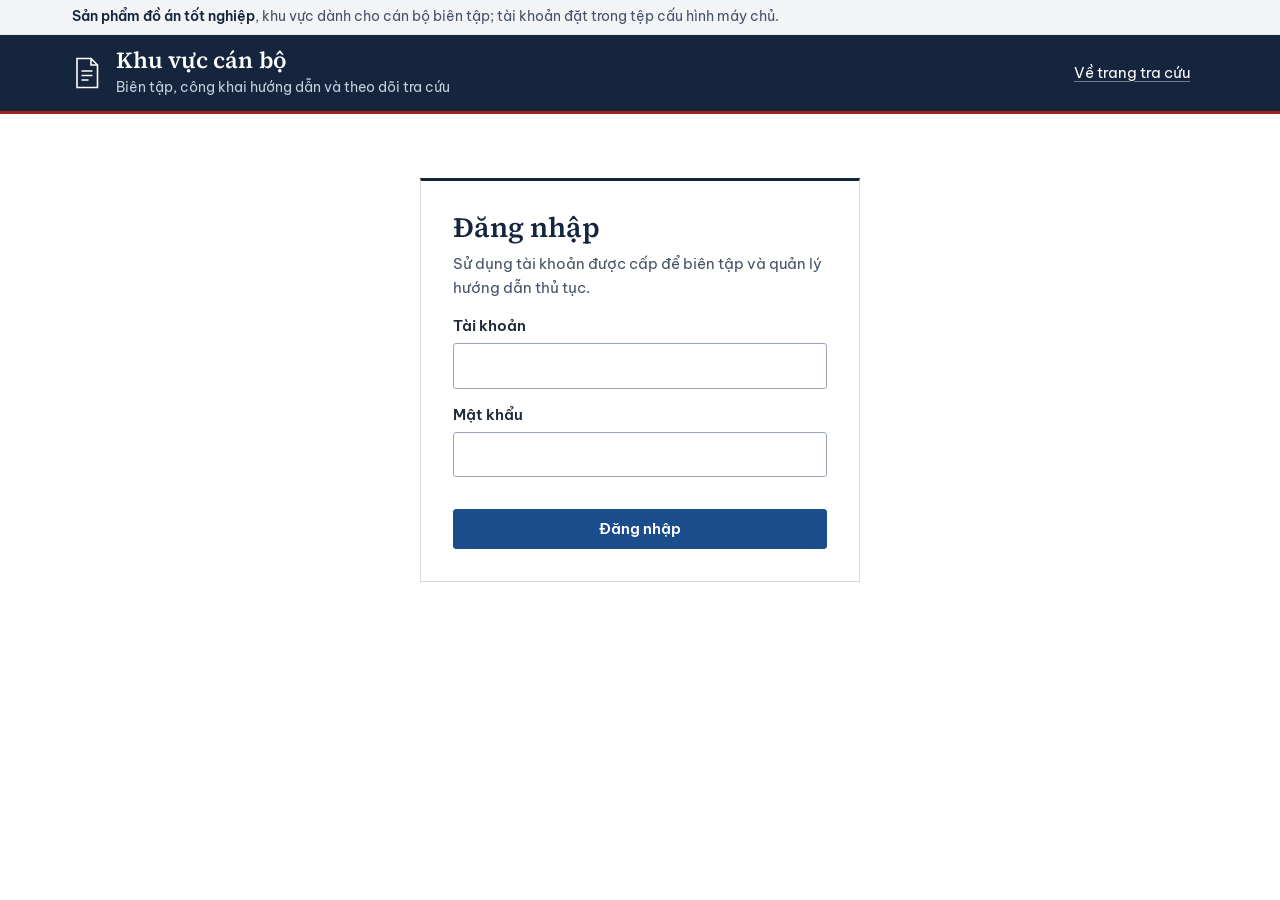
<file: frontend/quan_tri.html>
<!DOCTYPE html>
<html lang="vi">
<head>
<meta charset="UTF-8" />
<meta name="viewport" content="width=device-width, initial-scale=1" />
<title>Khu vực cán bộ | Tra cứu thủ tục hành chính</title>
<meta name="robots" content="noindex" />
<link rel="icon" href="data:image/svg+xml,%3Csvg xmlns='http://www.w3.org/2000/svg' viewBox='0 0 30 34'%3E%3Crect width='30' height='34' rx='3' fill='%2314253D'/%3E%3Cpath d='M7 5h11l5 5v19H7z' fill='none' stroke='%23fff' stroke-width='1.8'/%3E%3Cpath d='M11 15h8M11 19h8M11 23h5' stroke='%23fff' stroke-width='1.8'/%3E%3C/svg%3E" />
<link rel="stylesheet" href="fonts/fonts.css" />
<link rel="stylesheet" href="giao_dien.css" />
<link rel="stylesheet" href="can_bo.css" />
</head>
<body class="page-admin">
<a href="#noiDung" class="skip-link">Chuyển đến nội dung chính</a>
<div class="tien-ich"><div class="wrap"><b>Sản phẩm đồ án tốt nghiệp</b>, khu vực dành cho cán bộ biên tập<span class="dai">; tài khoản đặt trong tệp cấu hình máy chủ</span>.</div></div>
<header class="top"><div class="wrap top-in">
  <a class="brand" href="index.html" aria-label="Về trang tra cứu">
    <svg width="30" height="34" viewBox="0 0 30 34" aria-hidden="true"><path d="M5 2.5h14l6.5 6.5v22.5H5z" fill="none" stroke="currentColor" stroke-width="1.6"/><path d="M19 2.5V9h6.5" fill="none" stroke="currentColor" stroke-width="1.6"/><path d="M9.5 15h11M9.5 19.5h11M9.5 24h7" stroke="currentColor" stroke-width="1.6"/></svg>
    <span><span class="brand-ten">Khu vực cán bộ</span><span class="brand-phu">Biên tập, công khai hướng dẫn và theo dõi tra cứu</span></span>
  </a>
  <div class="r"><a href="index.html">Về trang tra cứu</a><span id="who"></span><button id="out" class="hidden" type="button">Đăng xuất</button></div>
</div></header>

<main id="noiDung" tabindex="-1">
<div class="wrap">
  <!-- ĐĂNG NHẬP -->
  <form class="card login" id="login">
    <h1>Đăng nhập</h1>
    <p>Sử dụng tài khoản được cấp để biên tập và quản lý hướng dẫn thủ tục.</p>
    <label class="f" for="lu">Tài khoản</label><input type="text" id="lu" autocomplete="username" required />
    <label class="f" for="lp">Mật khẩu</label><input type="password" id="lp" autocomplete="current-password" required />
    <div class="err" id="lerr"></div>
    <button class="btn" type="submit" style="width:100%">Đăng nhập</button>
  </form>

  <div id="app" class="hidden">
    <h1 class="admin-help">Quản lý hướng dẫn và theo dõi hoạt động tra cứu</h1>
    <div class="tabs" role="tablist" aria-label="Chức năng">
      <button data-tab="docs" class="on" role="tab" aria-selected="true">Hướng dẫn và thủ tục</button>
      <button data-tab="logs" role="tab" aria-selected="false">Nhật ký tra cứu</button>
      <button data-tab="kho" role="tab" aria-selected="false">Kho dữ liệu</button>
      <button data-tab="thaotac" role="tab" aria-selected="false">Lịch sử thao tác</button>
    </div>

    <!-- HƯỚNG DẪN -->
    <div id="t-docs">
      <div class="bar">
        <input type="text" id="dq" maxlength="200" aria-label="Tìm hướng dẫn theo tên hoặc mã" placeholder="Tìm theo tên hoặc mã thủ tục" />
        <select id="dst" aria-label="Trạng thái công khai"><option value="">Mọi trạng thái</option><option value="published">Đang công khai</option><option value="draft">Bản nháp</option><option value="archived">Đã lưu trữ</option></select>
        <select id="dsrc" aria-label="Nguồn nội dung"><option value="">Mọi nguồn</option><option value="can_bo">Cán bộ biên soạn</option></select>
        <span class="muted" id="dmeta"></span>
        <button class="btn sp" id="dnew">Soạn hướng dẫn mới</button>
      </div>
      <div class="card tw"><table class="ds"><thead><tr><th>Tên</th><th>Nguồn</th><th>Trạng thái</th><th style="text-align:right">Thao tác</th></tr></thead><tbody id="drows"></tbody></table>
        <div class="pager" id="dpager"></div></div>
    </div>

    <!-- NHẬT KÝ -->
    <div id="t-logs" class="hidden">
      <div class="bar"><label>Khoảng thời gian <select id="lday"><option value="7">7 ngày</option><option value="30" selected>30 ngày</option><option value="90">90 ngày</option></select></label>
        <span class="muted">Nhật ký ghi nội dung câu hỏi và kết quả, không ghi địa chỉ IP. Trước khi lưu, các dãy từ 9 chữ số trở lên (số căn cước, số điện thoại) và địa chỉ email trong câu hỏi được che. Họ tên, địa chỉ nhà và các thông tin khác người dân tự gõ vào thì không được che. Nhật ký cũ hơn hạn lưu (mặc định 180 ngày, biến NHAT_KY_GIU_NGAY) được tự động xóa.</span></div>
      <p class="note warn hidden" id="lcat"></p>
      <div class="kpis" id="lk"></div>
      <div class="card box" style="margin-bottom:16px"><h3>Lượt tra cứu theo ngày</h3><div class="days" id="ldays"></div></div>
      <div class="three">
        <div class="card box"><h3>Được hỏi nhiều nhất</h3><p class="d">Các câu hỏi xuất hiện nhiều trong nhật ký; cần phân biệt lượt dùng thử và lượt sử dụng thực tế.</p><div class="rows" id="l1"></div></div>
        <div class="card box"><h3>Không có kết quả</h3><p class="d">Thiếu thủ tục trong kho, hoặc cần bổ sung từ đồng nghĩa.</p><div class="rows" id="l2"></div></div>
        <div class="card box"><h3>Độ khớp thấp</h3><p class="d">Hệ thống chỉ đưa được gợi ý gần đúng.</p><div class="rows" id="l3"></div></div>
      </div>
      <div class="card tw" style="margin-top:16px"><table><thead><tr><th>Lúc</th><th>Loại</th><th>Câu hỏi</th><th class="num">Số KQ</th><th>Kết cục</th><th class="num">ms</th></tr></thead><tbody id="lrecent"></tbody></table></div>
    </div>

    <!-- LỊCH SỬ THAO TÁC (bổ sung 21/10/2026) -->
    <div id="t-thaotac" class="hidden">
      <p class="muted" style="margin-bottom:12px">Ai đã đăng nhập, tạo, sửa, công khai, ngừng công khai hoặc lưu trữ bản ghi nào, vào lúc nào. 100 thao tác gần nhất.</p>
      <div class="card tw"><table><thead><tr><th>Lúc</th><th>Cán bộ</th><th>Thao tác</th><th>Bản ghi</th><th>Chi tiết</th></tr></thead><tbody id="trows"></tbody></table></div>
    </div>

    <!-- KHO -->
    <div id="t-kho" class="hidden">
      <div class="kpis" id="kk"></div>
      <div class="two">
        <div class="card box"><h3>Thủ tục đang công khai theo cơ quan</h3><div id="kag" style="margin-top:10px"></div></div>
        <div class="card box"><h3>Kiểm tra chất lượng dữ liệu</h3><p class="d">Các phép kiểm tra chạy trực tiếp trên cơ sở dữ liệu.</p><div class="rows" id="kq"></div></div>
      </div>
    </div>
  </div>
</div>

</main>

<!-- SOẠN / SỬA -->
<div class="modal hidden" id="modal" role="dialog" aria-modal="true" aria-labelledby="ftitle"><form class="card" id="form">
  <h2 id="ftitle">Soạn hướng dẫn mới</h2>
  <div class="note warn hidden" id="fwarn">Hướng dẫn này <b>đang công khai</b>. Khi lưu thay đổi, nó sẽ chuyển về <b>bản nháp</b> và tạm ẩn với người dân cho tới khi bạn công khai lại.</div>
  <div class="note">Hướng dẫn mới được lưu ở trạng thái <b>bản nháp</b>. Người dân chỉ thấy sau khi bạn bấm <b>Công khai</b>. Hướng dẫn do cán bộ soạn luôn được gắn nhãn riêng, không lẫn với dữ liệu của Cổng Dịch vụ công.</div>
  <label class="f" for="f1">Tên hướng dẫn</label><input type="text" id="f1" maxlength="500" required minlength="5" />
  <div class="grid2">
    <div><label class="f" for="f2">Đơn vị ban hành</label><input type="text" id="f2" maxlength="300" placeholder="Ví dụ: UBND phường …" /></div>
    <div><label class="f" for="f3">Lĩnh vực</label><input type="text" id="f3" maxlength="300" placeholder="Ví dụ: Hộ tịch" /></div>
  </div>
  <label class="f" for="f4">Nội dung hướng dẫn</label><textarea id="f4" maxlength="20000" required minlength="10" placeholder="Trình tự thực hiện, hồ sơ cần chuẩn bị, nơi nộp, thời hạn, lệ phí…"></textarea>
  <div class="xem-truoc hidden" id="fpre" aria-live="polite"></div>
  <div class="err" id="ferr"></div>
  <div style="display:flex;gap:10px;justify-content:flex-end;flex-wrap:wrap"><button type="button" class="btn ghost" id="fprev" aria-expanded="false" aria-controls="fpre">Xem trước như người dân</button><span style="flex:1"></span><button type="button" class="btn ghost" id="fcancel">Hủy</button><button class="btn" type="submit" id="fsave">Lưu bản nháp</button></div>
</form></div>

<script>
const API = location.protocol==="file:" ? "http://127.0.0.1:8000" : "";
const $=i=>document.getElementById(i);
const esc=s=>(s==null?"":String(s)).replace(/[&<>"']/g,c=>({"&":"&amp;","<":"&lt;",">":"&gt;",'"':"&quot;","'":"&#39;"}[c]));
const nfm=n=>Number(n||0).toLocaleString("vi-VN");
let TOKEN=sessionStorage.getItem("qt_token")||"", USER=sessionStorage.getItem("qt_user")||"";
let D={q:"",st:"",src:"",page:1}, EDIT=null, EDIT_ST=null, SEQ=0, FSEQ=0, DANG_LUU=false;
const SIZE=15;

async function api(path,opt={}){
  /* Sửa 20/10 bản 3 (F22): hết 30 giây không có phản hồi thì báo lỗi, không chờ mãi. */
  const ac=new AbortController(), hen=setTimeout(()=>ac.abort(),30000);
  /* Sửa 21/10 bản 2: hạn chờ bao cả lúc đọc nội dung phản hồi, không chỉ lúc nhận header. */
  let r,j;
  try{r=await fetch(API+"/api/quan-tri"+path,{...opt,signal:ac.signal,headers:{"Content-Type":"application/json",...(TOKEN?{Authorization:"Bearer "+TOKEN}:{})}});
    j=await r.json().catch(e=>{if(e.name==="AbortError")throw e;return {};});}
  catch(e){throw new Error(e.name==="AbortError"?"Máy chủ phản hồi quá lâu. Kiểm tra mạng rồi thử lại; dữ liệu đang soạn vẫn còn.":"Không kết nối được máy chủ. Kiểm tra mạng rồi thử lại; dữ liệu đang soạn vẫn còn.");}
  finally{clearTimeout(hen);}
  if(r.status===401&&path!=="/dang-nhap"&&path!=="/dang-xuat"){logout(false);throw new Error("Phiên đăng nhập đã hết hạn");}
  if(!r.ok)throw new Error(typeof j.detail==="string"?j.detail:"Dữ liệu nhập chưa hợp lệ");
  return j;
}
function logout(goiMayChu=true){
  /* Sửa 20/10 bản 3 (F13): báo máy chủ thu hồi mã phiên, không chỉ xóa ở trình duyệt. */
  if(goiMayChu&&TOKEN)api("/dang-xuat",{method:"POST"}).catch(()=>{});
  FSEQ++;TOKEN="";sessionStorage.removeItem("qt_token");sessionStorage.removeItem("qt_user");$("modal").classList.add("hidden");$("app").classList.add("hidden");$("login").classList.remove("hidden");$("out").classList.add("hidden");$("who").textContent="";}
function enter(){$("login").classList.add("hidden");$("app").classList.remove("hidden");$("out").classList.remove("hidden");$("who").textContent=USER;loadDocs();}
$("out").onclick=()=>logout();
$("login").onsubmit=async e=>{e.preventDefault();$("lerr").textContent="";
  try{const j=await api("/dang-nhap",{method:"POST",body:JSON.stringify({tai_khoan:$("lu").value,mat_khau:$("lp").value})});
    TOKEN=j.token;USER=j.tai_khoan;sessionStorage.setItem("qt_token",TOKEN);sessionStorage.setItem("qt_user",USER);$("lp").value="";enter();
  }catch(err){$("lerr").textContent=err.message;}};

/* Sửa 20/10 bản 3 (F22): thẻ dùng phím mũi tên, Home, End như trang công dân; chỉ thẻ đang chọn nằm trong thứ tự Tab. */
const THE=[...document.querySelectorAll(".tabs button")];
THE.forEach((b,i)=>{b.id="the-"+b.dataset.tab;b.setAttribute("aria-controls","t-"+b.dataset.tab);b.tabIndex=b.classList.contains("on")?0:-1;
  $("t-"+b.dataset.tab).setAttribute("role","tabpanel");$("t-"+b.dataset.tab).setAttribute("aria-labelledby",b.id);
  b.addEventListener("keydown",e=>{const k={ArrowRight:i+1,ArrowLeft:i-1,Home:0,End:THE.length-1}[e.key];
    if(k===undefined)return;e.preventDefault();const t=THE[(k+THE.length)%THE.length];t.focus();t.click();});});
THE.forEach(b=>b.onclick=()=>{
  THE.forEach(x=>{x.classList.toggle("on",x===b);x.setAttribute("aria-selected",String(x===b));x.tabIndex=x===b?0:-1;});
  for(const t of ["docs","logs","kho","thaotac"])$("t-"+t).classList.toggle("hidden",t!==b.dataset.tab);
  if(b.dataset.tab==="logs")loadLogs(); if(b.dataset.tab==="kho")loadKho(); if(b.dataset.tab==="docs")loadDocs(); if(b.dataset.tab==="thaotac")loadThaoTac();});

/* ---------- Hướng dẫn ---------- */
const ST={published:"Đang công khai",draft:"Bản nháp",archived:"Đã lưu trữ"};
let dTimer=null;
$("dq").oninput=()=>{clearTimeout(dTimer);dTimer=setTimeout(()=>{D.q=$("dq").value.trim();D.page=1;loadDocs();},250);};
$("dst").onchange=e=>{D.st=e.target.value;D.page=1;loadDocs();};
$("dsrc").onchange=e=>{D.src=e.target.value;D.page=1;loadDocs();};
async function loadDocs(){
  const seq=++SEQ, p=new URLSearchParams({limit:SIZE,offset:(D.page-1)*SIZE}); if(D.q)p.set("q",D.q); if(D.st)p.set("trang_thai",D.st); if(D.src)p.set("nguon",D.src);
  try{const r=await api("/thu-tuc?"+p); if(seq!==SEQ)return;
    $("dmeta").textContent=`${nfm(r.total)} bản ghi`;
    $("drows").innerHTML=r.items.map(x=>{
      const acts=[];
      if(x.status!=="published")acts.push(`<button class="btn sm" data-a="published" data-id="${x.id}">Công khai</button>`);
      if(x.status==="published")acts.push(`<button class="btn sm ghost" data-a="draft" data-id="${x.id}">Ngừng công khai</button>`);
      if(x.nguon==="can_bo")acts.push(`<button class="btn sm ghost" data-e="${x.id}">Sửa</button>`);
      if(x.status!=="archived")acts.push(`<button class="btn sm red" data-a="archived" data-id="${x.id}">Lưu trữ</button>`);
      return `<tr><td><b style="font-weight:600">${esc(x.title)}</b><div class="muted">${[x.procedure_code,x.agency,x.category].filter(Boolean).map(esc).join(", ")}</div></td>
        <td>${x.nguon==="can_bo"?'<span class="tag cb">Cán bộ soạn</span>':'<span class="muted">Cổng DVC</span>'}</td>
        <td><span class="tag ${esc(x.status)}">${esc(ST[x.status]||x.status)}</span></td><td><div class="acts">${acts.join("")}</div></td></tr>`;}).join("")
      ||`<tr><td colspan="4" class="muted" style="text-align:center;padding:30px">Không có bản ghi nào.</td></tr>`;
    const n=Math.ceil(r.total/SIZE);
    if(D.page>Math.max(1,n)){D.page=Math.max(1,n);loadDocs();return;}
    $("dpager").innerHTML=n>1?`<button class="btn sm ghost" id="pv" ${D.page<=1?"disabled":""}>Trang trước</button><span>Trang ${D.page} trên ${nfm(n)}</span><button class="btn sm ghost" id="nx" ${D.page>=n?"disabled":""}>Trang sau</button>`:"";
    if(n>1){$("pv").onclick=()=>{D.page--;loadDocs();};$("nx").onclick=()=>{D.page++;loadDocs();};}
    $("drows").querySelectorAll("[data-a]").forEach(b=>b.onclick=async()=>{
      if(b.dataset.a==="archived"&&!confirm("Lưu trữ bản ghi này? Người dân sẽ không còn thấy nó. Có thể công khai lại sau."))return;
      if(b.dataset.a==="published"&&!confirm("Công khai bản ghi này? Người dân sẽ thấy nó ngay trên trang tra cứu và trợ lý có thể dùng nó để trả lời."))return;
      try{await api(`/thu-tuc/${b.dataset.id}/trang-thai`,{method:"POST",body:JSON.stringify({status:b.dataset.a})});loadDocs();}catch(e){alert(e.message);}});
    $("drows").querySelectorAll("[data-e]").forEach(b=>b.onclick=()=>openForm(+b.dataset.e));
  }catch(e){if(seq===SEQ)$("drows").innerHTML=`<tr><td colspan="4" style="color:var(--red);padding:24px">${esc(e.message)}</td></tr>`;}
}
$("dnew").onclick=()=>openForm(null);
/* Sửa 20/10 bản 3 (F02): mỗi lần mở form có số thứ tự riêng. Phản hồi của lần mở cũ đến muộn
   bị bỏ qua, và id cần sửa chỉ được gán CÙNG LÚC với nội dung của chính bản đó, nên nội dung
   bản A không thể bị lưu vào bản B. Đóng form trong lúc đang tải thì form không tự mở lại. */
async function openForm(id){
  const lan=++FSEQ;
  let x=null;
  if(id){try{x=await api("/thu-tuc/"+id);}catch(e){if(lan===FSEQ)alert(e.message);return;}}
  if(lan!==FSEQ)return;
  EDIT=id; EDIT_ST=x?x.status:null;
  $("ferr").textContent=""; $("ftitle").textContent=id?"Sửa hướng dẫn":"Soạn hướng dẫn mới";
  $("f1").value=x?x.title||"":""; $("f2").value=x?x.agency||"":""; $("f3").value=x?x.category||"":""; $("f4").value=x?(x.data||{}).NoiDungHuongDan||"":"";
  $("fwarn").classList.toggle("hidden",EDIT_ST!=="published");
  GOC_FORM=giaTriForm(); anXemTruoc();
  $("modal").classList.remove("hidden"); $("f1").focus();
}
/* Bổ sung 21/10: cảnh báo khi đóng form còn thay đổi chưa lưu; xem trước như người dân. */
let GOC_FORM="";
const giaTriForm=()=>JSON.stringify(["f1","f2","f3","f4"].map(f=>$(f).value));
function closeForm(){ FSEQ++; $("modal").classList.add("hidden");$("dnew").focus(); }
function dongCoHoi(){ if(!$("modal").classList.contains("hidden")&&giaTriForm()!==GOC_FORM&&!confirm("Bạn có thay đổi chưa lưu. Đóng form và bỏ các thay đổi này?"))return; closeForm(); }
function anXemTruoc(){ $("fpre").classList.add("hidden"); $("fpre").innerHTML=""; $("fprev").setAttribute("aria-expanded","false"); $("fprev").textContent="Xem trước như người dân"; }
/* Sửa 21/10 bản 2: bản xem trước cập nhật ngay khi nội dung trong form thay đổi. */
function veXemTruoc(){
  const ten=$("f1").value.trim()||"(chưa có tên)", dv=$("f2").value.trim(), lv=$("f3").value.trim();
  $("fpre").innerHTML=`<div class="xt-nhan">Người dân sẽ thấy như sau khi bạn công khai</div>
    <div class="xt-the"><span class="tag cb">Hướng dẫn do cán bộ biên soạn</span><h3>${esc(ten)}</h3>
    <p class="muted">${[dv,lv].filter(Boolean).map(esc).join(", ")||"Chưa ghi đơn vị ban hành và lĩnh vực"}</p>
    <h4>Nội dung hướng dẫn</h4><div class="xt-nd">${esc($("f4").value.trim())||"<i>Chưa có nội dung</i>"}</div></div>`;
}
$("fprev").onclick=()=>{
  if(!$("fpre").classList.contains("hidden")){anXemTruoc();return;}
  veXemTruoc(); $("fpre").classList.remove("hidden"); $("fprev").setAttribute("aria-expanded","true"); $("fprev").textContent="Ẩn bản xem trước";
};
for(const f of ["f1","f2","f3","f4"])$(f).addEventListener("input",()=>{if(!$("fpre").classList.contains("hidden"))veXemTruoc();});
$("fcancel").onclick=dongCoHoi;
$("modal").addEventListener("keydown",e=>{
  if(e.key==="Escape"){e.preventDefault();dongCoHoi();return;}
  if(e.key!=="Tab")return;
  const ds=[...$("form").querySelectorAll('input,textarea,button')].filter(el=>!el.disabled);
  if(e.shiftKey&&document.activeElement===ds[0]){e.preventDefault();ds.at(-1).focus();}
  else if(!e.shiftKey&&document.activeElement===ds.at(-1)){e.preventDefault();ds[0].focus();}
});
/* Sửa 20/10 bản 3 (F15): khóa nút Lưu trong lúc đang gửi, nhấn đúp hay Enter hai lần chỉ gửi một yêu cầu. */
/* Sửa 21/10 bản 2: phản hồi của lần lưu chỉ được đóng hoặc báo lỗi lên ĐÚNG form đã gửi. Nếu người
   dùng đã bấm Hủy hoặc mở form khác trong lúc chờ, phản hồi cũ không được đóng form mới. */
$("form").onsubmit=async e=>{e.preventDefault();if(DANG_LUU)return;$("ferr").textContent="";
  const id=EDIT, lan=FSEQ;
  if(id&&EDIT_ST==="published"&&!confirm("Hướng dẫn này đang công khai. Lưu thay đổi sẽ chuyển nó về BẢN NHÁP và tạm ẩn với người dân cho tới khi bạn bấm Công khai lại. Tiếp tục?"))return;
  const body=JSON.stringify({title:$("f1").value,agency:$("f2").value,category:$("f3").value,noi_dung:$("f4").value});
  const nut=$("fsave"); DANG_LUU=true; nut.disabled=true; nut.textContent="Đang lưu…";
  try{const kq=await api(id?"/thu-tuc/"+id:"/thu-tuc",{method:id?"PUT":"POST",body});
    if(lan!==FSEQ){loadDocs();return;}            // form đã đổi: chỉ làm mới danh sách
    closeForm();
    if(kq.da_chuyen_ve_nhap)alert("Đã lưu. Hướng dẫn đã chuyển về bản nháp; bấm “Công khai” sau khi kiểm tra lại.");
    if(!id){D={q:"",st:"draft",src:"",page:1};$("dq").value="";$("dst").value="draft";$("dsrc").value="";} loadDocs();
  }catch(err){if(lan===FSEQ)$("ferr").textContent=err.message;}
  finally{DANG_LUU=false; nut.disabled=false; nut.textContent="Lưu bản nháp";}};

/* ---------- Lịch sử thao tác (bổ sung 21/10/2026) ---------- */
const HD_TEN={tao:"Tạo bản nháp",sua:"Sửa nội dung",doi_trang_thai:"Đổi trạng thái",dang_nhap:"Đăng nhập"};
const chiTietTT=s=>esc((s||"").replace(/draft/g,"Bản nháp").replace(/published/g,"Đang công khai").replace(/archived/g,"Đã lưu trữ"));
async function loadThaoTac(){
  try{const r=await api("/thao-tac?gioi_han=100");
    $("trows").innerHTML=r.map(x=>`<tr><td class="muted">${x.luc?esc(new Date(x.luc).toLocaleString("vi-VN")):""}</td><td>${esc(x.tai_khoan)}</td><td>${esc(HD_TEN[x.hanh_dong]||x.hanh_dong)}</td>
      <td>${x.tieu_de?`${esc(x.tieu_de)}<div class="muted">${esc(x.ma_thu_tuc||"")}</div>`:'<span class="muted">—</span>'}</td><td>${chiTietTT(x.chi_tiet)}</td></tr>`).join("")
      ||`<tr><td colspan="5" class="muted" style="text-align:center;padding:24px">Chưa có thao tác nào.</td></tr>`;
  }catch(e){$("trows").innerHTML=`<tr><td colspan="5" style="color:var(--red);padding:24px">${esc(e.message)}</td></tr>`;}
}

/* ---------- Nhật ký ---------- */
$("lday").onchange=loadLogs;
const KC={cao:"Khớp rõ",thap:"Gợi ý gần đúng",khong:"Không có",tra_loi:"Đã trả lời",can_lam_ro:"Hỏi lại",ngoai_pham_vi:"Từ chối",giao_tiep:"Chào hỏi"};
async function loadLogs(){
  try{const d=await api("/nhat-ky?ngay="+$("lday").value);
    const kpi=(t,v,s)=>`<div class="kpi"><span>${t}</span><b>${v}</b><small>${s||""}</small></div>`;
    $("lcat").classList.toggle("hidden",!d.da_cat);
    if(d.da_cat)$("lcat").textContent=`Thống kê chỉ tính trên ${nfm(d.gioi_han)} lượt gần nhất; khoảng ${d.so_ngay} ngày đã chọn có nhiều lượt hơn thế.`;
    $("lk").innerHTML=kpi("Tổng lượt",nfm(d.tong_luot),`${nfm(d.luot_tra_cuu)} tra cứu, ${nfm(d.luot_hoi_tro_ly)} hỏi trợ lý`)
      +kpi("Không có kết quả",d.ti_le_khong_ket_qua+"%","trên tổng số lượt")+kpi("Độ khớp thấp",d.ti_le_do_khop_thap+"%","chỉ có gợi ý gần đúng")
      +kpi("Thời gian phản hồi",(d.thoi_gian_trung_vi_ms??"—")+" ms",`trung vị; 95% số lượt dưới ${d.thoi_gian_p95_ms??"—"} ms`);
    const mx=Math.max(1,...d.theo_ngay.map(x=>x.so_luot));
    $("ldays").innerHTML=d.theo_ngay.map(x=>`<div style="height:${Math.round(100*x.so_luot/mx)}%" data-t="${esc(x.ngay)}: ${x.so_luot} lượt"></div>`).join("")||`<span class="muted">Chưa có dữ liệu.</span>`;
    const rows=a=>a.map(x=>`<div><span>${esc(x.cau)}</span><b>${x.so_lan}</b></div>`).join("")||`<span class="muted">Chưa có.</span>`;
    $("l1").innerHTML=rows(d.hoi_nhieu_nhat);$("l3").innerHTML=rows(d.do_khop_thap);
    /* Bổ sung 21/10: từ câu không có kết quả soạn ngay hướng dẫn cho nhu cầu đó (tên điền sẵn, vẫn là bản nháp). */
    $("l2").innerHTML=d.khong_co_ket_qua.map((x,i)=>`<div><span>${esc(x.cau)}</span><b>${x.so_lan}</b><button class="btn sm ghost soan-tu-cau" type="button" data-i="${i}" aria-label="Soạn hướng dẫn cho nhu cầu: ${esc(x.cau)}">Soạn hướng dẫn</button></div>`).join("")||`<span class="muted">Chưa có.</span>`;
    $("l2").querySelectorAll(".soan-tu-cau").forEach(b=>b.onclick=async()=>{const cau=d.khong_co_ket_qua[+b.dataset.i].cau;
      await openForm(null); $("f1").value=cau.charAt(0).toUpperCase()+cau.slice(1); $("f4").focus();});
    $("lrecent").innerHTML=d.gan_day.map(x=>`<tr><td class="muted">${x.luc?esc(new Date(x.luc).toLocaleString("vi-VN")):""}</td><td>${x.loai==="tro_ly"?"Trợ lý":"Tra cứu"}</td>
      <td>${esc(x.cau)}</td><td class="num">${x.so_ket_qua??""}</td><td>${esc(KC[x.ket_cuc]||x.ket_cuc||"")}</td><td class="num">${x.ms??""}</td></tr>`).join("");
  }catch(e){$("lk").innerHTML=`<div style="color:var(--red)">${esc(e.message)}</div>`;}
}
/* ---------- Kho ---------- */
async function loadKho(){
  try{const d=await api("/tong-quan"), t=d.theo_trang_thai;
    const kpi=(a,b)=>`<div class="kpi"><span>${a}</span><b>${nfm(b)}</b></div>`;
    $("kk").innerHTML=kpi("Đang công khai",t.published||0)+kpi("Bản nháp",t.draft||0)+kpi("Đã lưu trữ",t.archived||0)+kpi("Số cơ quan",d.theo_co_quan.length);
    const mx=Math.max(1,...d.theo_co_quan.map(x=>x.so_luong));
    $("kag").innerHTML=d.theo_co_quan.map(x=>`<div class="hb"><span>${esc(x.co_quan)}</span><i><u style="width:${Math.round(100*x.so_luong/mx)}%"></u></i><span>${nfm(x.so_luong)}</span></div>`).join("");
    const c=d.chat_luong, r=(a,b,g)=>`<div><span>${a}<br><span class="muted">${g}</span></span><b>${nfm(b)}</b></div>`;
    $("kq").innerHTML=r("Mã thủ tục xuất hiện ở nhiều bản ghi",c.ma_thu_tuc_trung,"Cần xem lại khi nạp dữ liệu; bảng chưa có ràng buộc duy nhất.")
      +r("Tên thủ tục trùng nhau (đang công khai)",c.ten_thu_tuc_trung,"Thường là cùng thủ tục ở các cấp thực hiện khác nhau.")
      +r("Bản ghi thiếu mã thủ tục",c.thieu_ma,"")+r("Bản ghi thiếu lĩnh vực",c.thieu_linh_vuc,"")+r("Bản ghi thiếu cơ quan",c.thieu_co_quan,"");
  }catch(e){$("kk").innerHTML=`<div style="color:var(--red)">${esc(e.message)}</div>`;}
}
if(TOKEN)enter();
</script>
</body>
</html>
</file>
<file: frontend/fonts/fonts.css>
/* Phông tự lưu trong dự án để chạy được KHÔNG cần Internet (demo tại phòng bảo vệ).
   Be Vietnam Pro (chữ giao diện và nội dung) và Source Serif 4 (tiêu đề): giấy phép
   SIL Open Font License 1.1, xem OFL_BeVietnamPro.txt và OFL_SourceSerif4.txt. */
@font-face{font-family:'Be Vietnam Pro';font-style:normal;font-display:swap;font-weight:400;src:url(./be-vietnam-pro-vietnamese-400-normal.woff2) format('woff2');unicode-range:U+0102-0103,U+0110-0111,U+0128-0129,U+0168-0169,U+01A0-01A1,U+01AF-01B0,U+0300-0301,U+0303-0304,U+0308-0309,U+0323,U+0329,U+1EA0-1EF9,U+20AB}
@font-face{font-family:'Be Vietnam Pro';font-style:normal;font-display:swap;font-weight:400;src:url(./be-vietnam-pro-latin-ext-400-normal.woff2) format('woff2');unicode-range:U+0100-02BA,U+02BD-02C5,U+02C7-02CC,U+02CE-02D7,U+02DD-02FF,U+0304,U+0308,U+0329,U+1D00-1DBF,U+1E00-1E9F,U+1EF2-1EFF,U+2020,U+20A0-20AB,U+20AD-20C0,U+2113,U+2C60-2C7F,U+A720-A7FF}
@font-face{font-family:'Be Vietnam Pro';font-style:normal;font-display:swap;font-weight:400;src:url(./be-vietnam-pro-latin-400-normal.woff2) format('woff2');unicode-range:U+0000-00FF,U+0131,U+0152-0153,U+02BB-02BC,U+02C6,U+02DA,U+02DC,U+0304,U+0308,U+0329,U+2000-206F,U+20AC,U+2122,U+2191,U+2193,U+2212,U+2215,U+FEFF,U+FFFD}
@font-face{font-family:'Be Vietnam Pro';font-style:normal;font-display:swap;font-weight:500;src:url(./be-vietnam-pro-vietnamese-500-normal.woff2) format('woff2');unicode-range:U+0102-0103,U+0110-0111,U+0128-0129,U+0168-0169,U+01A0-01A1,U+01AF-01B0,U+0300-0301,U+0303-0304,U+0308-0309,U+0323,U+0329,U+1EA0-1EF9,U+20AB}
@font-face{font-family:'Be Vietnam Pro';font-style:normal;font-display:swap;font-weight:500;src:url(./be-vietnam-pro-latin-ext-500-normal.woff2) format('woff2');unicode-range:U+0100-02BA,U+02BD-02C5,U+02C7-02CC,U+02CE-02D7,U+02DD-02FF,U+0304,U+0308,U+0329,U+1D00-1DBF,U+1E00-1E9F,U+1EF2-1EFF,U+2020,U+20A0-20AB,U+20AD-20C0,U+2113,U+2C60-2C7F,U+A720-A7FF}
@font-face{font-family:'Be Vietnam Pro';font-style:normal;font-display:swap;font-weight:500;src:url(./be-vietnam-pro-latin-500-normal.woff2) format('woff2');unicode-range:U+0000-00FF,U+0131,U+0152-0153,U+02BB-02BC,U+02C6,U+02DA,U+02DC,U+0304,U+0308,U+0329,U+2000-206F,U+20AC,U+2122,U+2191,U+2193,U+2212,U+2215,U+FEFF,U+FFFD}
@font-face{font-family:'Be Vietnam Pro';font-style:normal;font-display:swap;font-weight:600;src:url(./be-vietnam-pro-vietnamese-600-normal.woff2) format('woff2');unicode-range:U+0102-0103,U+0110-0111,U+0128-0129,U+0168-0169,U+01A0-01A1,U+01AF-01B0,U+0300-0301,U+0303-0304,U+0308-0309,U+0323,U+0329,U+1EA0-1EF9,U+20AB}
@font-face{font-family:'Be Vietnam Pro';font-style:normal;font-display:swap;font-weight:600;src:url(./be-vietnam-pro-latin-ext-600-normal.woff2) format('woff2');unicode-range:U+0100-02BA,U+02BD-02C5,U+02C7-02CC,U+02CE-02D7,U+02DD-02FF,U+0304,U+0308,U+0329,U+1D00-1DBF,U+1E00-1E9F,U+1EF2-1EFF,U+2020,U+20A0-20AB,U+20AD-20C0,U+2113,U+2C60-2C7F,U+A720-A7FF}
@font-face{font-family:'Be Vietnam Pro';font-style:normal;font-display:swap;font-weight:600;src:url(./be-vietnam-pro-latin-600-normal.woff2) format('woff2');unicode-range:U+0000-00FF,U+0131,U+0152-0153,U+02BB-02BC,U+02C6,U+02DA,U+02DC,U+0304,U+0308,U+0329,U+2000-206F,U+20AC,U+2122,U+2191,U+2193,U+2212,U+2215,U+FEFF,U+FFFD}
@font-face{font-family:'Source Serif 4';font-style:normal;font-display:swap;font-weight:400;src:url(./source-serif-4-vietnamese-400-normal.woff2) format('woff2');unicode-range:U+0102-0103,U+0110-0111,U+0128-0129,U+0168-0169,U+01A0-01A1,U+01AF-01B0,U+0300-0301,U+0303-0304,U+0308-0309,U+0323,U+0329,U+1EA0-1EF9,U+20AB}
@font-face{font-family:'Source Serif 4';font-style:normal;font-display:swap;font-weight:400;src:url(./source-serif-4-latin-ext-400-normal.woff2) format('woff2');unicode-range:U+0100-02BA,U+02BD-02C5,U+02C7-02CC,U+02CE-02D7,U+02DD-02FF,U+0304,U+0308,U+0329,U+1D00-1DBF,U+1E00-1E9F,U+1EF2-1EFF,U+2020,U+20A0-20AB,U+20AD-20C0,U+2113,U+2C60-2C7F,U+A720-A7FF}
@font-face{font-family:'Source Serif 4';font-style:normal;font-display:swap;font-weight:400;src:url(./source-serif-4-latin-400-normal.woff2) format('woff2');unicode-range:U+0000-00FF,U+0131,U+0152-0153,U+02BB-02BC,U+02C6,U+02DA,U+02DC,U+0304,U+0308,U+0329,U+2000-206F,U+20AC,U+2122,U+2191,U+2193,U+2212,U+2215,U+FEFF,U+FFFD}
@font-face{font-family:'Source Serif 4';font-style:normal;font-display:swap;font-weight:600;src:url(./source-serif-4-vietnamese-600-normal.woff2) format('woff2');unicode-range:U+0102-0103,U+0110-0111,U+0128-0129,U+0168-0169,U+01A0-01A1,U+01AF-01B0,U+0300-0301,U+0303-0304,U+0308-0309,U+0323,U+0329,U+1EA0-1EF9,U+20AB}
@font-face{font-family:'Source Serif 4';font-style:normal;font-display:swap;font-weight:600;src:url(./source-serif-4-latin-ext-600-normal.woff2) format('woff2');unicode-range:U+0100-02BA,U+02BD-02C5,U+02C7-02CC,U+02CE-02D7,U+02DD-02FF,U+0304,U+0308,U+0329,U+1D00-1DBF,U+1E00-1E9F,U+1EF2-1EFF,U+2020,U+20A0-20AB,U+20AD-20C0,U+2113,U+2C60-2C7F,U+A720-A7FF}
@font-face{font-family:'Source Serif 4';font-style:normal;font-display:swap;font-weight:600;src:url(./source-serif-4-latin-600-normal.woff2) format('woff2');unicode-range:U+0000-00FF,U+0131,U+0152-0153,U+02BB-02BC,U+02C6,U+02DA,U+02DC,U+0304,U+0308,U+0329,U+2000-206F,U+20AC,U+2122,U+2191,U+2193,U+2212,U+2215,U+FEFF,U+FFFD}
</file>
<file: frontend/giao_dien.css>
/* =====================================================================
   giao_dien.css — phần DÙNG CHUNG cho trang công dân và trang cán bộ (14/10/2026, bản 2)

   Hướng thiết kế: “bản công bố thủ tục”. Trang đọc như một ấn phẩm hành chính
   được dàn trang cẩn thận: đầu trang xanh than, một đường kẻ đỏ son mảnh, nền
   trắng, tiêu đề chữ có chân, nội dung chữ không chân dễ đọc. Không dùng thẻ bo
   tròn đổ bóng, biểu tượng trang trí, chữ viết hoa làm nhãn hay chuyển màu.

   Thứ tự nạp:  fonts/fonts.css  →  giao_dien.css  →  cong_dan.css | can_bo.css
   Mỗi tệp trang chỉ BỔ SUNG, không viết đè quy tắc của tệp này.
   ===================================================================== */
:root{
  --nen:#F3F4F6;      /* dải nền xám lạnh */
  --giay:#FFFFFF;     /* tờ giấy */
  --than:#14253D;     /* xanh than: đầu trang, tiêu đề */
  --chu:#1F2937;      /* chữ thân */
  --chu2:#465265;     /* chữ phụ */
  --chu3:#5B6676;     /* chữ mờ, vẫn đạt tương phản 4.5:1 trên --nen */
  --ke:#D5DAE1;       /* đường kẻ */
  --ke2:#E8EBEF;      /* đường kẻ nhạt */
  --lk:#1B4C8C;       /* liên kết, nút chính */
  --lk-dam:#123766;
  --lk-nhat:#EAF0F8;
  --son:#A3201C;      /* đỏ son: chỉ dùng cho đường nhấn mảnh và số mục */
  --la:#2C6A4C; --la-nhat:#EEF5F0;   /* trạng thái đã đánh dấu, đang công khai */
  --cam:#855311; --cam-nhat:#FBF3E4; /* lưu ý, bản nháp */
  --vang:#FFEFA8;     /* tô sáng từ khóa */
  --red:var(--son);   /* tên cũ còn dùng trong mã JS */
  --sans:"Be Vietnam Pro",system-ui,"Segoe UI",Arial,sans-serif;
  --serif:"Source Serif 4",Cambria,Georgia,"Times New Roman",serif;
  --mono:Consolas,"Liberation Mono",ui-monospace,monospace;
}
*{box-sizing:border-box;margin:0;padding:0}
html{-webkit-text-size-adjust:100%}
body{font-family:var(--sans);font-size:16px;line-height:1.6;color:var(--chu);background:var(--giay);
  min-height:100vh;display:flex;flex-direction:column;-webkit-font-smoothing:antialiased}
a{color:var(--lk);text-decoration:underline;text-decoration-thickness:1px;text-underline-offset:3px;text-decoration-color:rgba(27,76,140,.35)}
a:hover{color:var(--lk-dam);text-decoration-color:currentColor}
button{font:inherit;color:inherit;cursor:pointer}
input,select,textarea{font:inherit;color:inherit}
:focus-visible{outline:3px solid var(--lk);outline-offset:2px}
.wrap{max-width:1200px;margin:0 auto;padding:0 32px;width:100%}
.hidden{display:none!important}
.sr{position:absolute;width:1px;height:1px;overflow:hidden;clip:rect(0 0 0 0);white-space:nowrap}
.soft,.muted{color:var(--chu3)}
.ghi{font-size:15px;color:var(--chu2);line-height:1.55}
.pre{white-space:pre-line}
dd,td,.pre{overflow-wrap:anywhere}

/* ---------- Lối tắt bàn phím ---------- */
.skip-link{position:absolute;left:16px;top:-80px;z-index:100;background:var(--giay);color:var(--lk);
  border:2px solid var(--lk);padding:8px 14px;border-radius:3px;font-weight:600}
.skip-link:focus{top:8px}

/* ---------- Dải thông báo trên cùng ---------- */
.tien-ich{background:var(--nen);border-bottom:1px solid var(--ke2);font-size:13.5px;color:var(--chu2)}
.tien-ich .wrap{padding-top:6px;padding-bottom:6px}
.tien-ich b{font-weight:600;color:var(--than)}

/* ---------- Đầu trang ---------- */
.top{background:var(--than);color:#fff;border-bottom:3px solid var(--son)}
.top-in{display:flex;align-items:stretch;gap:28px;min-height:76px}
.brand{display:flex;align-items:center;gap:14px;color:#fff;text-decoration:none;padding:12px 0}
.brand:hover{color:#fff}
.brand svg{flex:none}
.brand-ten{display:block;font-family:var(--serif);font-weight:600;font-size:23px;line-height:1.2;letter-spacing:.002em}
.brand-phu{display:block;font-size:13.5px;color:#C5CFDC;margin-top:2px}
nav.menu{display:flex;margin-left:auto;align-items:stretch;gap:4px}
nav.menu a{display:flex;align-items:center;padding:0 14px;color:#DCE3EC;text-decoration:none;font-size:15.5px;font-weight:500;
  border-bottom:3px solid transparent;margin-bottom:-3px;white-space:nowrap}
nav.menu a:hover{color:#fff;background:rgba(255,255,255,.06)}
nav.menu a.on{color:#fff;border-bottom-color:#fff;font-weight:600}
nav.menu a.staff{margin-left:14px;position:relative;color:#C5CFDC;font-size:14.5px}
nav.menu a.staff::before{content:"";position:absolute;left:-9px;top:50%;height:22px;margin-top:-11px;width:1px;background:rgba(255,255,255,.22)}

/* ---------- Nút ---------- */
.btn{display:inline-flex;align-items:center;justify-content:center;gap:8px;border:1px solid var(--lk);background:var(--lk);color:#fff;
  border-radius:3px;padding:9px 18px;font-weight:600;font-size:15px;line-height:1.3;text-decoration:none;white-space:nowrap}
.btn:hover{background:var(--lk-dam);border-color:var(--lk-dam);color:#fff}
.btn.phu,.btn.ghost{background:var(--giay);color:var(--than);border-color:#AEB7C4}
.btn.phu:hover,.btn.ghost:hover{border-color:var(--than);background:var(--giay);color:var(--than)}
.btn:disabled{opacity:.45;cursor:default}
.btn.sm{padding:5px 11px;font-size:14px;font-weight:500}
.btn.red{background:var(--giay);color:var(--son);border-color:#E0B9B6}
.btn.red:hover{border-color:var(--son);background:var(--giay);color:var(--son)}
.lnk{background:none;border:none;padding:0;color:var(--lk);font-size:15px;text-decoration:underline;text-underline-offset:3px;text-decoration-color:rgba(27,76,140,.4)}
.lnk:hover{color:var(--lk-dam);text-decoration-color:currentColor}

/* ---------- Ô nhập ---------- */
select,input[type=text],input[type=password],textarea{background:var(--giay);border:1px solid #9AA5B4;border-radius:3px;font-size:16px;padding:9px 11px}
select:hover,input[type=text]:hover,input[type=password]:hover,textarea:hover{border-color:var(--chu2)}
select{appearance:none;-webkit-appearance:none;padding-right:34px;line-height:1.3;
  background:var(--giay) url("data:image/svg+xml,%3Csvg xmlns='http://www.w3.org/2000/svg' width='12' height='8' viewBox='0 0 12 8'%3E%3Cpath d='M1 1.5l5 5 5-5' fill='none' stroke='%23465265' stroke-width='1.6'/%3E%3C/svg%3E") no-repeat right 12px center}

/* ---------- Tiêu đề kiểu văn bản ---------- */
.gach{display:block;width:56px;height:3px;background:var(--son);margin-top:14px}

/* ---------- Bảng ---------- */
.tw{overflow-x:auto}
table{width:100%;border-collapse:collapse}
th,td{text-align:left;padding:10px 12px;border-bottom:1px solid var(--ke2);vertical-align:top}
th{font-size:14px;font-weight:600;color:var(--chu2);border-bottom:1.5px solid var(--than);line-height:1.4}
tbody tr:last-child td{border-bottom:none}
td.num,th.num{text-align:right;white-space:nowrap;font-variant-numeric:tabular-nums}

/* ---------- Ghi chú ---------- */
.note{border-left:3px solid var(--lk);background:var(--lk-nhat);padding:12px 16px;font-size:15px;line-height:1.55;margin-bottom:14px;color:#1D3253}
.note.warn{border-left-color:var(--cam);background:var(--cam-nhat);color:#4A3008}
.note b{font-weight:600}

/* ---------- Nhãn nhỏ ---------- */
.tag{display:inline-block;font-size:13.5px;line-height:1.6;padding:0 8px;border:1px solid var(--ke);border-radius:2px;color:var(--chu2);background:var(--giay);white-space:nowrap}
.tag.cb{color:#4A3A78;border-color:#D7D0EA;background:#F6F4FB}
.tag.ngung,.tag.draft{color:var(--cam);border-color:#E9D3AF;background:var(--cam-nhat)}
.tag.tt,.tag.published{color:var(--la);border-color:#BFD6C7;background:var(--la-nhat)}
.tag.archived{color:var(--chu3);background:var(--nen)}

/* ---------- Chân trang ---------- */
footer{background:var(--than);color:#C9D2DE;font-size:14.5px;line-height:1.6;margin-top:auto}
footer .wrap{display:grid;grid-template-columns:minmax(0,1fr) auto;gap:20px 64px;padding-top:30px;padding-bottom:34px}
footer b{color:#fff;font-weight:600}
footer p{max-width:76ch}
footer a{color:#fff;text-decoration-color:rgba(255,255,255,.4)}
footer a:hover{color:#fff;text-decoration-color:#fff}
footer .lk{display:flex;flex-direction:column;gap:6px;text-align:right}

.toast{position:fixed;left:50%;bottom:24px;transform:translateX(-50%);background:var(--than);color:#fff;padding:10px 18px;border-radius:3px;
  font-size:15px;z-index:60;opacity:0;transition:opacity .2s;pointer-events:none}
.toast.on{opacity:1}

@media (prefers-reduced-motion:reduce){*{transition:none!important;animation:none!important;scroll-behavior:auto!important}}

@media (max-width:860px){
  .top-in{flex-wrap:wrap;gap:0;min-height:0}
  .brand{width:100%;padding:12px 0 8px}
  nav.menu{margin-left:0;width:100%;overflow-x:auto;scrollbar-width:none}
  nav.menu a{padding:9px 12px 10px;font-size:15px}
  nav.menu a:first-child{padding-left:0}
}
@media (max-width:640px){
  .wrap{padding:0 16px}
  .brand-ten{font-size:20px}
  .brand-phu,.tien-ich .dai{display:none}
  .brand svg{width:26px;height:30px}
  nav.menu a.staff{display:none}
  footer .wrap{grid-template-columns:1fr}
  footer .lk{text-align:left}
}
</file>
<file: frontend/can_bo.css>
/* =====================================================================
   can_bo.css — khu vực cán bộ (quan_tri.html), nạp sau giao_dien.css (14/10/2026, bản 2)
   ===================================================================== */
main{flex:1;padding:8px 0 64px}
.top .r{margin-left:auto;display:flex;align-items:center;gap:18px;font-size:15px;color:#DCE3EC}
.top .r a{color:#fff;text-decoration-color:rgba(255,255,255,.4)}
.top .r #who{font-weight:600;color:#fff}
.top .r button{background:transparent;color:#fff;border:1px solid rgba(255,255,255,.45);border-radius:3px;padding:6px 14px;font-size:14.5px}
.top .r button:hover{border-color:#fff;background:rgba(255,255,255,.08)}

.card{background:var(--giay);border:1px solid var(--ke)}
.login{max-width:440px;margin:56px auto;padding:30px 32px 32px;border-top:3px solid var(--than)}
.login h1{font-family:var(--serif);font-weight:600;font-size:28px;line-height:1.2;color:var(--than)}
.login p{color:var(--chu2);font-size:15px;margin:8px 0 14px}
label.f{display:block;font-size:15px;font-weight:600;color:var(--chu);margin:14px 0 5px}
input[type=text],input[type=password],select,textarea{width:100%}
textarea{min-height:240px;resize:vertical;line-height:1.6}
.err{color:var(--son);font-size:14.5px;margin-top:10px;min-height:22px}

.admin-help{font-family:var(--serif);font-weight:600;font-size:28px;line-height:1.25;color:var(--than);margin-top:32px}
.tabs{display:flex;gap:28px;margin:18px 0 22px;border-bottom:1px solid var(--ke)}
.tabs button{border:none;background:none;padding:8px 0 10px;font-size:16px;font-weight:500;color:var(--chu2);border-bottom:3px solid transparent;margin-bottom:-1px;white-space:nowrap}
.tabs button:hover{color:var(--than)}
.tabs button.on{color:var(--than);font-weight:600;border-bottom-color:var(--son)}
.bar{display:flex;flex-wrap:wrap;align-items:center;gap:10px;margin-bottom:14px}
.bar input{max-width:340px}
.bar select{width:auto}
.bar .sp{margin-left:auto}
.bar label{display:flex;align-items:center;gap:8px;font-weight:600}
.bar .muted{font-size:14px}

table.ds td b{display:-webkit-box;-webkit-line-clamp:3;-webkit-box-orient:vertical;overflow:hidden;font-weight:600;color:var(--than)}
.tw.card{border-top:1.5px solid var(--than)}
.tw.card table th{border-bottom:1px solid var(--ke)}
th,td{padding:11px 14px}
tbody tr:hover td{background:#FAFBFC}
.acts{display:flex;flex-wrap:wrap;gap:6px;justify-content:flex-end}
.pager{display:flex;justify-content:space-between;align-items:center;gap:14px;padding:12px 14px;border-top:1px solid var(--ke2);font-size:14.5px;color:var(--chu2)}
.pager:empty{display:none}
#lrecent td:nth-child(1),#lrecent td:nth-child(2),#lrecent td:nth-child(5){white-space:nowrap}
#lrecent td:nth-child(1){font-size:14px}

.kpis{display:grid;grid-template-columns:repeat(auto-fit,minmax(190px,1fr));margin-bottom:18px;background:var(--giay);border:1px solid var(--ke);border-top:1.5px solid var(--than)}
.kpi{padding:16px 20px;border-left:1px solid var(--ke2)}
.kpi:first-child{border-left:none}
.kpi span{display:block;font-size:14.5px;color:var(--chu2)}
.kpi b{display:block;font-family:var(--serif);font-weight:600;font-size:28px;line-height:1.25;color:var(--than);font-variant-numeric:tabular-nums}
.kpi small{font-size:13.5px;color:var(--chu3)}
.two{display:grid;grid-template-columns:1fr 1fr;gap:18px}
.three{display:grid;grid-template-columns:repeat(3,1fr);gap:18px}
.box{padding:18px 22px}
.box h3{font-family:var(--serif);font-weight:600;font-size:19px;color:var(--than)}
.box p.d{font-size:14px;color:var(--chu3);margin:4px 0 10px}
.rows div{display:flex;justify-content:space-between;gap:12px;padding:8px 0;border-bottom:1px solid var(--ke2);font-size:15px}
.rows div:last-child{border-bottom:none}
.rows b{font-weight:600;font-variant-numeric:tabular-nums;color:var(--than)}
.hb{display:grid;grid-template-columns:230px 1fr 60px;gap:12px;align-items:center;font-size:14.5px;padding:4px 0}
.hb i{display:block;height:8px;background:var(--ke2);overflow:hidden}
.hb u{display:block;height:100%;background:var(--than)}
.hb span:last-child{text-align:right;color:var(--chu2);font-variant-numeric:tabular-nums}
.days{display:flex;align-items:flex-end;gap:4px;height:120px;padding-top:8px;border-bottom:1.5px solid var(--than)}
.days div{flex:1;max-width:34px;min-height:2px;background:var(--lk);position:relative}
.days div:hover{background:var(--than)}
.days div:hover::after{content:attr(data-t);position:absolute;bottom:100%;left:50%;transform:translateX(-50%);margin-bottom:4px;
  background:var(--than);color:#fff;font-size:13px;padding:2px 8px;border-radius:2px;white-space:nowrap}

.modal{position:fixed;inset:0;z-index:50;background:rgba(20,37,61,.5);display:grid;place-items:start center;padding:40px 16px;overflow:auto}
.modal .card{width:100%;max-width:780px;padding:26px 30px;border-top:3px solid var(--than);box-shadow:0 18px 40px rgba(20,37,61,.25)}
.modal h2{font-family:var(--serif);font-weight:600;font-size:25px;color:var(--than);margin-bottom:12px}
.grid2{display:grid;grid-template-columns:1fr 1fr;gap:14px}

@media (max-width:860px){
  .two,.three,.grid2{grid-template-columns:1fr}
  .hb{grid-template-columns:130px 1fr 44px}
  .top .r{width:100%;padding:0 0 12px;font-size:14.5px}
}
@media (max-width:640px){
  .admin-help{font-size:23px;margin-top:22px}
  .tabs{overflow-x:auto;gap:20px}
  .bar input{max-width:none}
  .bar .sp{margin-left:0}
  table.ds thead{display:none}
  table.ds tr{display:block;padding:10px 12px;border-bottom:1px solid var(--ke2)}
  table.ds td{display:inline-block;border:none;padding:3px 6px 3px 0}
  table.ds td:first-child,table.ds td:last-child{display:block}
  .acts{justify-content:flex-start}
  td,th{padding:8px}
  .kpi{border-left:none;border-top:1px solid var(--ke2)}
  .kpi:first-child{border-top:none}
  .login{margin:28px auto;padding:24px 20px}
}

/* Bổ sung 21/10/2026: xem trước như người dân; nút soạn từ câu không có kết quả */
.xem-truoc{margin-top:16px;border:1px solid var(--ke);background:var(--nen);padding:14px 16px 16px}
.xt-nhan{font-size:13.5px;color:var(--chu3);margin-bottom:8px}
.xt-the{background:var(--giay);border:1px solid var(--ke);padding:16px 18px}
.xt-the h3{font-family:var(--serif);font-weight:600;font-size:21px;line-height:1.3;color:var(--than);margin:8px 0 4px}
.xt-the h4{font-size:15px;font-weight:600;color:var(--chu);margin:14px 0 6px}
.xt-nd{white-space:pre-line;line-height:1.65;overflow-wrap:anywhere;max-height:320px;overflow:auto}
#l2 div{align-items:center}
#l2 div span{flex:1}
#l2 .soan-tu-cau{flex:none;padding:3px 10px;font-size:13.5px}
</file>
